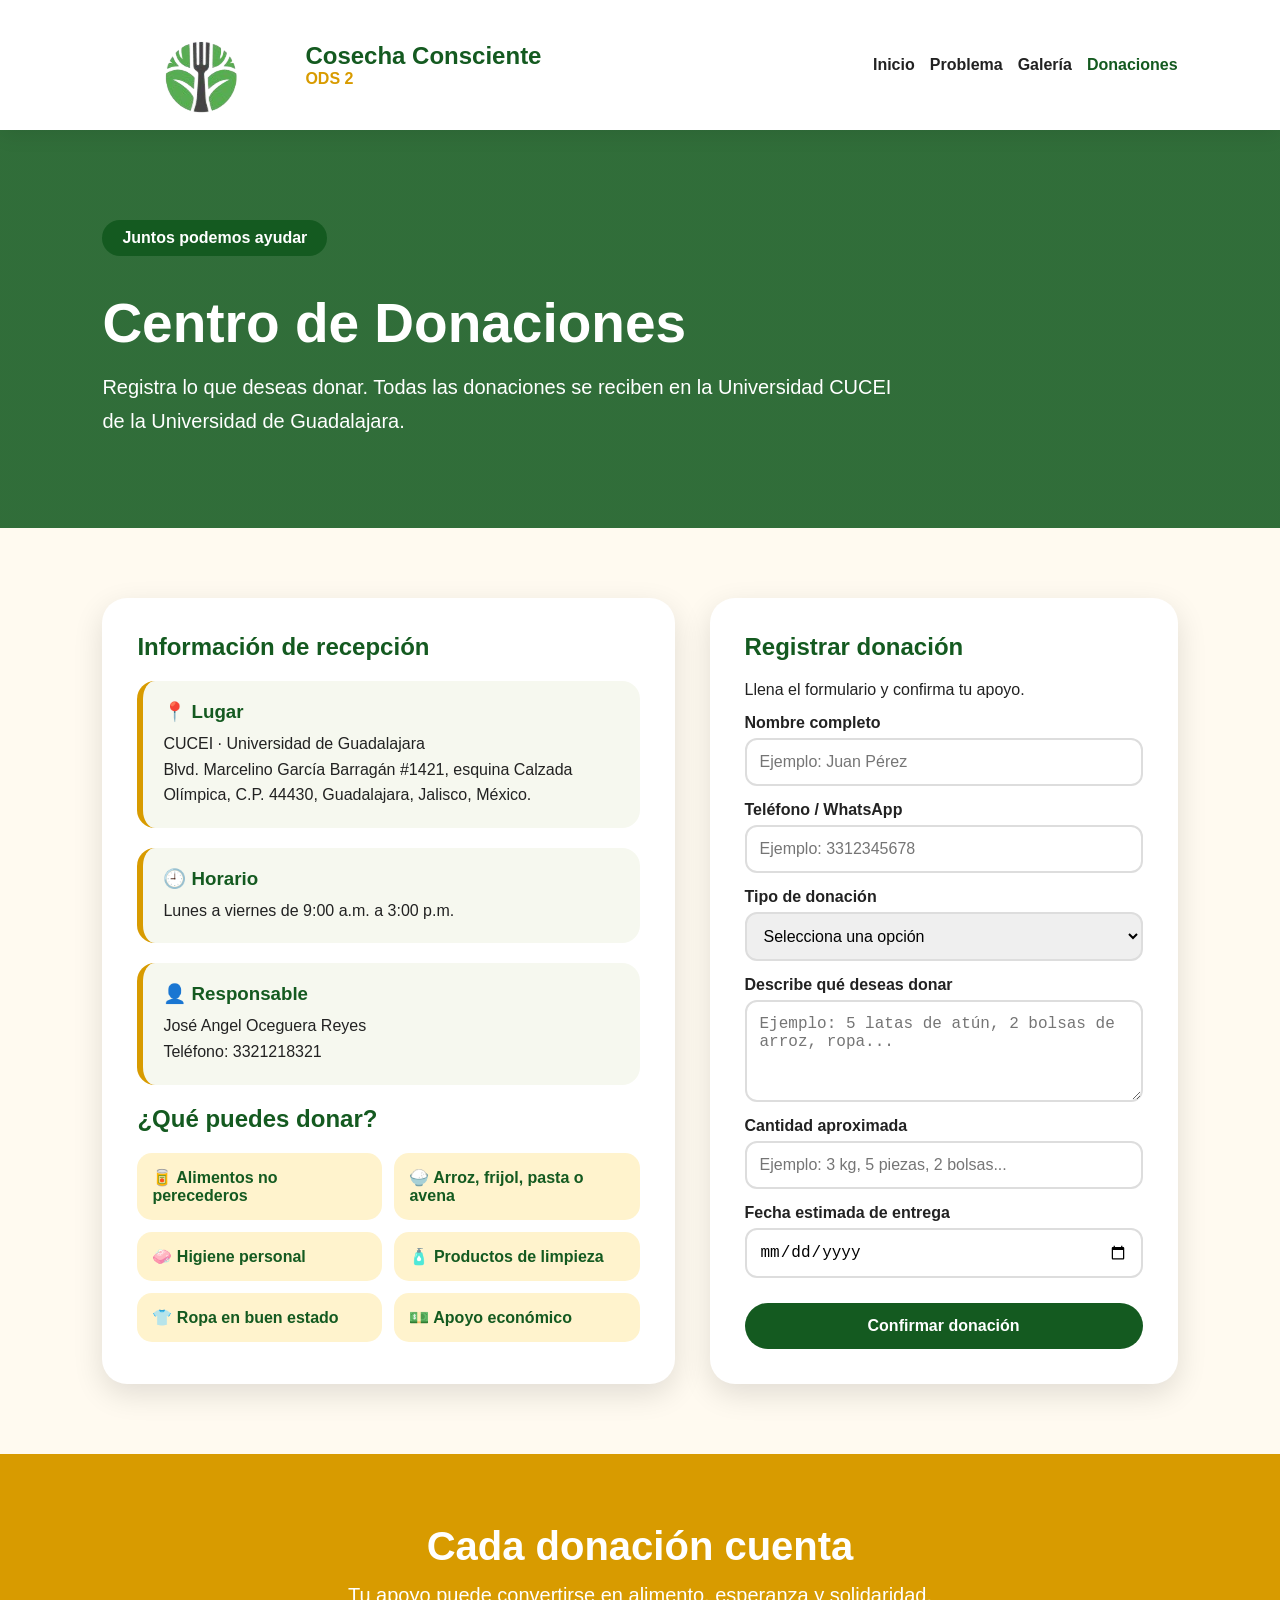
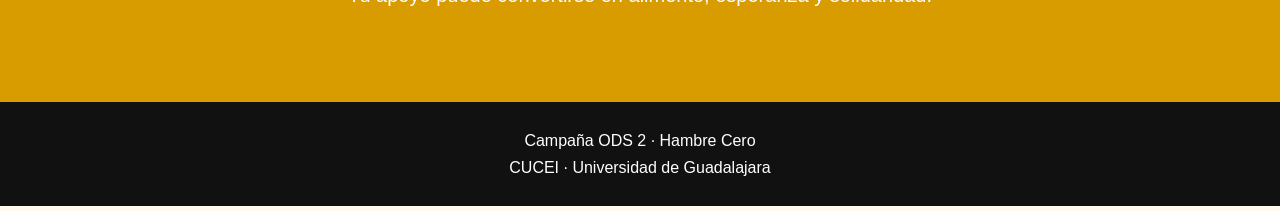
<file: donaciones.html>
<!DOCTYPE html>
<html lang="es">
<head>
    <meta charset="UTF-8">
    <meta name="viewport" content="width=device-width, initial-scale=1.0">
    <title>Donaciones | Cosecha Consciente</title>
    <link rel="stylesheet" href="style.css">
</head>
<body>

<header class="navbar">
    <div class="logo">
        <img src="logooo2.png" alt="Logo Cosecha Consciente">
        <div>
            <h2>Cosecha Consciente</h2>
            <p>ODS 2</p>
        </div>
    </div>

    <nav>
        <a href="index.html">Inicio</a>
        <a href="index.html#problema">Problema</a>
        <a href="index.html#galeria">Galería</a>
        <a href="donaciones.html" class="activo">Donaciones</a>
    </nav>
</header>

<section class="hero-donaciones">
    <div class="animar">
        <span class="etiqueta">Juntos podemos ayudar</span>
        <h1>Centro de Donaciones</h1>
        <p>
            Registra lo que deseas donar. Todas las donaciones se reciben en la Universidad CUCEI
            de la Universidad de Guadalajara.
        </p>
    </div>
</section>

<section class="donacion-layout">
    <div class="info-donacion animar">
        <h2>Información de recepción</h2>

        <div class="info-box">
            <h3>📍 Lugar</h3>
            <p>CUCEI · Universidad de Guadalajara</p>
            <p>Blvd. Marcelino García Barragán #1421, esquina Calzada Olímpica, C.P. 44430, Guadalajara, Jalisco, México.</p>
        </div>

        <div class="info-box">
            <h3>🕘 Horario</h3>
            <p>Lunes a viernes de 9:00 a.m. a 3:00 p.m.</p>
        </div>

        <div class="info-box">
            <h3>👤 Responsable</h3>
            <p>José Angel Oceguera Reyes</p>
            <p>Teléfono: 3321218321</p>
        </div>

        <h2>¿Qué puedes donar?</h2>

        <div class="mini-grid">
            <div>🥫 Alimentos no perecederos</div>
            <div>🍚 Arroz, frijol, pasta o avena</div>
            <div>🧼 Higiene personal</div>
            <div>🧴 Productos de limpieza</div>
            <div>👕 Ropa en buen estado</div>
            <div>💵 Apoyo económico</div>
        </div>
    </div>

    <div class="form-card animar">
        <h2>Registrar donación</h2>
        <p>Llena el formulario y confirma tu apoyo.</p>

        <form id="formDonacion">
            <label>Nombre completo</label>
            <input type="text" id="nombre" placeholder="Ejemplo: Juan Pérez" required>

            <label>Teléfono / WhatsApp</label>
            <input type="tel" id="telefono" placeholder="Ejemplo: 3312345678" required>

            <label>Tipo de donación</label>
            <select id="tipo" required>
                <option value="">Selecciona una opción</option>
                <option>Alimentos no perecederos</option>
                <option>Granos y productos básicos</option>
                <option>Productos de higiene personal</option>
                <option>Productos de limpieza</option>
                <option>Ropa en buen estado</option>
                <option>Apoyo económico</option>
                <option>Otra donación</option>
            </select>

            <label>Describe qué deseas donar</label>
            <textarea id="descripcion" rows="4" placeholder="Ejemplo: 5 latas de atún, 2 bolsas de arroz, ropa..." required></textarea>

            <label>Cantidad aproximada</label>
            <input type="text" id="cantidad" placeholder="Ejemplo: 3 kg, 5 piezas, 2 bolsas..." required>

            <label>Fecha estimada de entrega</label>
            <input type="date" id="fecha" required>

            <button type="submit" class="btn btn-verde">Confirmar donación</button>
        </form>
    </div>
</section>

<div class="modal" id="modalConfirmacion">
    <div class="modal-contenido">
        <h2>Confirmar donación</h2>
        <p id="resumenDonacion"></p>

        <div class="modal-botones">
            <button class="btn btn-verde" id="btnWhatsApp">Enviar por WhatsApp</button>
            <button class="btn btn-rojo" onclick="cerrarModal()">Cancelar</button>
        </div>
    </div>
</div>

<section class="llamado">
    <h2>Cada donación cuenta</h2>
    <p>Tu apoyo puede convertirse en alimento, esperanza y solidaridad.</p>
</section>

<footer>
    <p>Campaña ODS 2 · Hambre Cero</p>
    <p>CUCEI · Universidad de Guadalajara</p>
</footer>

<script src="script.js"></script>
</body>
</html>
</file>
<file: style.css>
* {
    margin: 0;
    padding: 0;
    box-sizing: border-box;
}

html {
    scroll-behavior: smooth;
}

body {
    font-family: Arial, Helvetica, sans-serif;
    background: #fffaf0;
    color: #222;
}

.navbar {
    background: white;
    padding: 15px 8%;
    display: flex;
    justify-content: space-between;
    align-items: center;
    box-shadow: 0 5px 20px rgba(0,0,0,0.08);
    position: sticky;
    top: 0;
    z-index: 100;
}

.logo {
    display: flex;
    gap: 3px;
    align-items: center;
}

.logo span {
    font-size: 40px;
}

.logo h2 {
    color: #145a20;
}

.logo p {
    color: #d89b00;
    font-weight: bold;
}

nav {
    display: flex;
    gap: 15px;
    align-items: center;
}

nav a {
    text-decoration: none;
    color: #222;
    font-weight: bold;
    position: relative;
}

nav a:hover,
nav a.activo {
    color: #145a20;
}

.btn-menu {
    background: #d89b00;
    color: white !important;
    padding: 12px 22px;
    border-radius: 30px;
}

.hero {
    min-height: 90vh;
    padding: 90px 8%;
    display: flex;
    justify-content: space-between;
    align-items: center;
    gap: 40px;
}

.impactante {
    background:
    linear-gradient(90deg, rgba(255,250,240,0.97) 35%, rgba(255,250,240,0.45)),
    url("https://images.unsplash.com/photo-1593113598332-cd288d649433?auto=format&fit=crop&w=1600&q=80");
    background-size: cover;
    background-position: center;
}

.hero-texto {
    max-width: 650px;
}

.etiqueta {
    display: inline-block;
    background: #145a20;
    color: white;
    padding: 9px 20px;
    border-radius: 25px;
    font-weight: bold;
    margin-bottom: 20px;
}

.hero h1 {
    font-size: 65px;
    line-height: 1;
    color: #123;
    margin-bottom: 25px;
}

.hero h1 span {
    color: #d89b00;
}

.hero p {
    font-size: 20px;
    line-height: 1.7;
    margin-bottom: 30px;
}

.botones {
    display: flex;
    gap: 15px;
    flex-wrap: wrap;
}

.btn {
    border: none;
    padding: 14px 28px;
    border-radius: 30px;
    font-weight: bold;
    text-decoration: none;
    cursor: pointer;
    transition: 0.3s;
    font-size: 16px;
}

.btn:hover {
    transform: scale(1.05);
}

.btn-amarillo {
    background: #d89b00;
    color: white;
}

.btn-verde {
    background: #145a20;
    color: white;
}

.btn-rojo {
    background: #b00020;
    color: white;
}

.hero-card {
    background: white;
    max-width: 350px;
    padding: 35px;
    border-radius: 25px;
    box-shadow: 0 15px 40px rgba(0,0,0,0.18);
    border-top: 8px solid #d89b00;
}

.hero-card h3 {
    color: #145a20;
    margin-bottom: 15px;
}

.hero-card h2 {
    margin-bottom: 15px;
}

.seccion {
    padding: 85px 8%;
}

.titulo {
    text-align: center;
    max-width: 900px;
    margin: auto;
    margin-bottom: 50px;
}

.subtitulo {
    color: #d89b00;
    font-weight: bold;
}

.titulo h2 {
    color: #145a20;
    font-size: 42px;
    margin: 12px 0;
}

.titulo p {
    color: #555;
    font-size: 19px;
    line-height: 1.7;
}

.tarjetas {
    display: grid;
    grid-template-columns: repeat(auto-fit, minmax(260px, 1fr));
    gap: 25px;
}

.tarjeta {
    background: white;
    padding: 35px;
    border-radius: 25px;
    box-shadow: 0 10px 25px rgba(0,0,0,0.10);
    text-align: center;
    border-bottom: 7px solid #d89b00;
    transition: 0.3s;
}

.tarjeta:hover {
    transform: translateY(-12px);
}

.tarjeta span {
    font-size: 50px;
}

.tarjeta h3 {
    color: #145a20;
    margin: 15px 0;
}

.tarjeta p {
    color: #555;
    line-height: 1.6;
}

.bloque-frase {
    background: linear-gradient(135deg, #145a20, #2e7d32);
    color: white;
    text-align: center;
    padding: 70px 10%;
}

.bloque-frase h2 {
    font-size: 35px;
}

.impacto {
    background: #fff3cd;
}

.contador-grid {
    display: grid;
    grid-template-columns: repeat(auto-fit, minmax(220px, 1fr));
    gap: 25px;
}
.seccion-ods {
    padding: 60px 8%;
    background-color: #ffffff;
}

.ods-titulo {
    text-align: center;
    margin-bottom: 40px;
}

.ods-subtitulo {
    color: #d89b00;
    font-weight: bold;
    text-transform: uppercase;
    font-size: 14px;
    letter-spacing: 1px;
}

.seccion-ods h2 {
    color: #145a20;
    font-size: 32px;
    margin-top: 10px;
}

.seccion-ods p {
    color: #555;
    max-width: 600px;
    margin: 15px auto 0;
    line-height: 1.6;
}

.ods-grid {
    display: flex;
    gap: 30px;
    flex-wrap: wrap;
    justify-content: center;
    margin-top: 20px;
}

.ods-tarjeta {
    background: #fffaf0;
    padding: 30px;
    border-radius: 20px;
    box-shadow: 0 5px 15px rgba(0,0,0,0.05);
    max-width: 450px;
    flex: 1;
    min-width: 280px;
    transition: transform 0.3s ease;
}

.ods-tarjeta:hover {
    transform: translateY(-5px);
}
/* ========================================== */
/* ESTILOS DEL APARTADO DE REPORTE Y QR       */
/* ========================================== */
.seccion-reportar {
    padding: 70px 8%;
    background-color: #fffaf0; 
}

.reportar-container {
    display: flex;
    align-items: center;
    gap: 50px;
    flex-wrap: wrap;
}

.reportar-texto {
    flex: 1;
    min-width: 320px;
}

.reportar-etiqueta {
    color: #d89b00; 
    font-weight: bold;
    text-transform: uppercase;
    font-size: 13px;
    letter-spacing: 1px;
}

.reportar-texto h2 {
    color: #145a20; 
    font-size: 32px;
    margin: 10px 0 20px;
}

.reportar-texto p {
    color: #444;
    line-height: 1.6;
    font-size: 16px;
    margin-bottom: 15px;
}

.descripcion-sistema {
    font-size: 14px;
    color: #666 !important;
    margin-bottom: 30px !important;
}

.btn-reportar {
    display: inline-block;
    padding: 14px 30px;
    background: #d89b00;
    color: white;
    text-decoration: none;
    font-weight: bold;
    border-radius: 50px;
    box-shadow: 0 5px 15px rgba(216, 155, 0, 0.3);
    transition: all 0.3s ease;
}

.btn-reportar:hover {
    background: #145a20;
    box-shadow: 0 5px 15px rgba(20, 90, 32, 0.3);
    transform: translateY(-2px);
}

.reportar-qr-box {
    flex: 1;
    min-width: 300px;
    display: flex;
    justify-content: center;
}

.poster-calle {
    background: white;
    padding: 25px;
    border-radius: 20px;
    box-shadow: 0 10px 30px rgba(0,0,0,0.06);
    max-width: 290px;
    text-align: center;
    border: 3px dashed #145a20; 
}

.poster-header {
    font-weight: bold;
    color: #145a20;
    font-size: 14px;
    margin-bottom: 15px;
    letter-spacing: 0.5px;
}

.qr-grafico {
    background: #f9f9f9;
    padding: 15px;
    border-radius: 10px;
    display: inline-block;
    margin-bottom: 15px;
}

.qr-grafico img {
    display: block;
    width: 150px;
    height: 150px;
}

.poster-footer p {
    font-size: 13px;
    color: #555;
    line-height: 1.5;
    margin-bottom: 10px;
}

.marca-proyecto {
    font-size: 11px;
    color: #d89b00;
    font-weight: bold;
    display: block;
}
.tarjeta-hambre {
    border-left: 6px solid #d80027; /* Rojo característico de ODS 2 */
}

.tarjeta-consumo {
    border-left: 6px solid #d89b00; /* Dorado/Naranja de ODS 12 */
}

.ods-tarjeta h3 {
    margin-bottom: 15px;
    font-size: 20px;
}

.tarjeta-hambre h3 {
    color: #d80027;
}

.tarjeta-consumo h3 {
    color: #d89b00;
}

.ods-tarjeta p {
    color: #444;
    font-size: 15px;
    line-height: 1.6;
    text-align: left;
}
.contador {
    background: white;
    padding: 35px;
    border-radius: 25px;
    text-align: center;
    box-shadow: 0 8px 25px rgba(0,0,0,0.10);
}

.contador h3 {
    font-size: 55px;
    color: #d89b00;
}

.contador p {
    color: #145a20;
    font-weight: bold;
}

.galeria-grid {
    display: grid;
    grid-template-columns: repeat(auto-fit, minmax(260px, 1fr));
    gap: 20px;
}

.galeria-grid img {
    width: 100%;
    height: 280px;
    object-fit: cover;
    border-radius: 25px;
    box-shadow: 0 8px 25px rgba(0,0,0,0.15);
    transition: 0.3s;
}

.galeria-grid img:hover {
    transform: scale(1.04);
}

.llamado {
    background: #d89b00;
    color: white;
    text-align: center;
    padding: 70px 8%;
}

.llamado h2 {
    font-size: 40px;
    margin-bottom: 15px;
}

.llamado p {
    font-size: 20px;
    margin-bottom: 25px;
}

.hero-donaciones {
    padding: 90px 8%;
    color: white;
    background:
    linear-gradient(rgba(20,90,32,0.88), rgba(20,90,32,0.88)),
    url("https://images.unsplash.com/photo-1593113598332-cd288d649433?auto=format&fit=crop&w=1600&q=80");
    background-size: cover;
    background-position: center;
}

.hero-donaciones h1 {
    font-size: 55px;
    margin: 15px 0;
}

.hero-donaciones p {
    font-size: 20px;
    max-width: 800px;
    line-height: 1.7;
}

.donacion-layout {
    padding: 70px 8%;
    display: grid;
    grid-template-columns: 1.1fr 0.9fr;
    gap: 35px;
}

.info-donacion,
.form-card {
    background: white;
    padding: 35px;
    border-radius: 25px;
    box-shadow: 0 10px 30px rgba(0,0,0,0.12);
}

.info-donacion h2,
.form-card h2 {
    color: #145a20;
    margin-bottom: 20px;
}

.info-box {
    background: #f6f8ef;
    padding: 20px;
    border-radius: 18px;
    margin-bottom: 20px;
    border-left: 6px solid #d89b00;
}

.info-box h3 {
    color: #145a20;
    margin-bottom: 8px;
}

.info-box p {
    line-height: 1.6;
}

.mini-grid {
    display: grid;
    grid-template-columns: repeat(auto-fit, minmax(180px, 1fr));
    gap: 12px;
}

.mini-grid div {
    background: #fff3cd;
    padding: 15px;
    border-radius: 15px;
    font-weight: bold;
    color: #145a20;
}

form {
    display: flex;
    flex-direction: column;
}

form label {
    font-weight: bold;
    margin-top: 15px;
    margin-bottom: 6px;
}

form input,
form textarea,
form select {
    padding: 13px;
    border-radius: 12px;
    border: 2px solid #ddd;
    font-size: 16px;
}

form input:focus,
form textarea:focus,
form select:focus {
    outline: none;
    border-color: #d89b00;
}

form button {
    margin-top: 25px;
}

.modal {
    display: none;
    position: fixed;
    z-index: 300;
    top: 0;
    left: 0;
    width: 100%;
    height: 100vh;
    background: rgba(0,0,0,0.65);
    justify-content: center;
    align-items: center;
    padding: 20px;
}

.modal-contenido {
    background: white;
    padding: 35px;
    border-radius: 25px;
    max-width: 550px;
    width: 100%;
    box-shadow: 0 15px 40px rgba(0,0,0,0.30);
}

.modal-contenido h2 {
    color: #145a20;
    margin-bottom: 15px;
}

.modal-contenido p {
    line-height: 1.7;
    margin-bottom: 25px;
}

.modal-botones {
    display: flex;
    gap: 15px;
    flex-wrap: wrap;
}

footer {
    background: #111;
    color: white;
    text-align: center;
    padding: 25px;
    line-height: 1.7;
}

.animar {
    opacity: 0;
    transform: translateY(40px);
    transition: 0.9s ease;
}

.animar.visible {
    opacity: 1;
    transform: translateY(0);
}

@media (max-width: 900px) {
    .navbar {
        flex-direction: column;
        gap: 15px;
    }

    nav {
        flex-wrap: wrap;
        justify-content: center;
    }

    .hero {
        flex-direction: column;
        text-align: center;
    }

    .hero h1 {
        font-size: 45px;
    }

    .donacion-layout {
        grid-template-columns: 1fr;
    }

    .hero-donaciones h1 {
        font-size: 42px;
    }
}
</file>
